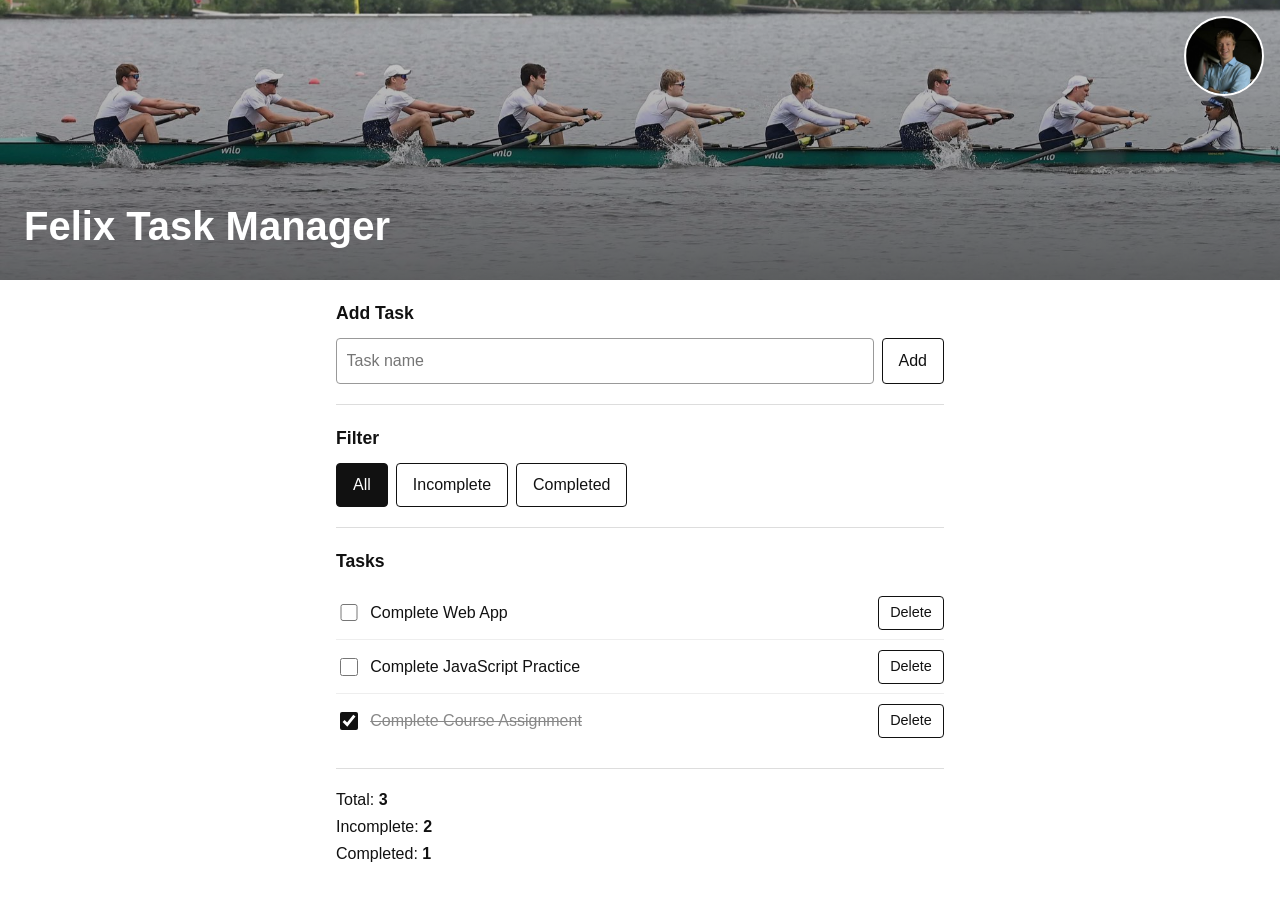
<file: task-manager/index.html>
<!DOCTYPE html>
<html lang="en">
<head>
  <meta charset="UTF-8">
  <!-- needed or phones ignore the media query -->
  <meta name="viewport" content="width=device-width, initial-scale=1.0">
  <title>Felix Task Manager</title>
  <link rel="icon" href="img/felix.jpg">
  <link rel="stylesheet" href="style.css">
</head>
<body>

  <header class="hero">
    <img class="profile" src="img/felix.jpg" alt="Profile picture of Felix" width="200" height="200">
    <h1>Felix Task Manager</h1>
  </header>

  <main class="container">

    <section aria-labelledby="add-heading">
      <h2 id="add-heading">Add Task</h2>
      <!-- a form so Enter works too, not only the button -->
      <form id="task-form" class="add-form" novalidate>
        <label for="task-input" class="visually-hidden">Task name</label>
        <input type="text" id="task-input" name="task" placeholder="Task name" maxlength="100" autocomplete="off" aria-describedby="form-message">
        <button type="submit" class="btn">Add</button>
      </form>
      <p id="form-message" class="form-message" aria-live="polite"></p>
    </section>

    <section aria-labelledby="filter-heading">
      <h2 id="filter-heading">Filter</h2>
      <!-- aria-pressed marks the active one, css uses it too -->
      <div class="filters" role="group" aria-label="Filter tasks">
        <button type="button" class="btn btn-filter" data-filter="all" aria-pressed="true">All</button>
        <button type="button" class="btn btn-filter" data-filter="incomplete" aria-pressed="false">Incomplete</button>
        <button type="button" class="btn btn-filter" data-filter="completed" aria-pressed="false">Completed</button>
      </div>
    </section>

    <section aria-labelledby="list-heading">
      <h2 id="list-heading">Tasks</h2>
      <!-- li's are built in script.js -->
      <ul id="task-list" class="task-list">
        <li class="empty-state">JavaScript is required to load tasks.</li>
      </ul>
    </section>

  </main>

  <footer class="container stats" aria-live="polite">
    <p>Total: <strong><span id="stat-total">0</span></strong></p>
    <p>Incomplete: <strong><span id="stat-incomplete">0</span></strong></p>
    <p>Completed: <strong><span id="stat-completed">0</span></strong></p>
  </footer>

  <script src="script.js"></script>
</body>
</html>
</file>
<file: task-manager/style.css>
/* black, white and grey only */
*,
*::before,
*::after {
  box-sizing: border-box;
}

body {
  margin: 0;
  font-family: Arial, Helvetica, sans-serif;
  line-height: 1.5;
  color: #111;
  background: #fff;
}

/* photo as background, darkened a bit so the white heading is readable */
.hero {
  position: relative;
  display: flex;
  align-items: flex-end;
  min-height: 280px;
  padding: 1.5rem;
  background:
    linear-gradient(rgba(0, 0, 0, 0.15), rgba(0, 0, 0, 0.55)),
    url("img/rowing-eight.jpg") center 68% / cover no-repeat;
}

.hero h1 {
  margin: 0;
  font-size: 2.5rem;
  font-weight: bold;
  color: #fff;
}

.profile {
  position: absolute;
  top: 1rem;
  right: 1rem;
  width: 80px;
  height: 80px;
  border-radius: 50%;
  border: 2px solid #fff;
  object-fit: cover;
}

.container {
  max-width: 640px;
  margin: 0 auto;
  padding: 0 1rem;
}

section {
  padding: 1.25rem 0;
  border-bottom: 1px solid #ddd;
}

h2 {
  margin: 0 0 0.75rem;
  font-size: 1.1rem;
}

.add-form {
  display: flex;
  gap: 0.5rem;
}

.add-form input {
  flex: 1;
  /* lets the input shrink on small screens */
  min-width: 0;
  padding: 0.6rem;
  font: inherit;
  border: 1px solid #999;
  border-radius: 4px;
}

.add-form input:focus {
  outline: 2px solid #111;
  outline-offset: 1px;
}

.add-form input.is-invalid {
  border-color: #111;
  border-width: 2px;
}

.form-message {
  margin: 0.5rem 0 0;
  font-weight: bold;
  overflow-wrap: anywhere;
}

.form-message:empty {
  display: none;
}

.form-message.is-success {
  font-weight: normal;
  color: #555;
}

.btn {
  font: inherit;
  padding: 0.55rem 1rem;
  min-height: 40px;
  color: #111;
  background: #fff;
  border: 1px solid #111;
  border-radius: 4px;
  cursor: pointer;
  white-space: nowrap;
}

/* hover: button turns black */
.btn:hover {
  background: #111;
  color: #fff;
}

.btn:focus-visible {
  outline: 2px solid #111;
  outline-offset: 2px;
}

.filters {
  display: flex;
  gap: 0.5rem;
  flex-wrap: wrap;
}

.btn-filter[aria-pressed="true"] {
  background: #111;
  color: #fff;
}

.task-list {
  list-style: none;
  margin: 0;
  padding: 0;
}

.task-item {
  display: flex;
  align-items: center;
  gap: 0.75rem;
  padding: 0.6rem 0;
  border-bottom: 1px solid #eee;
}

.task-item:last-child {
  border-bottom: none;
}

.task-label {
  display: flex;
  align-items: center;
  gap: 0.6rem;
  flex: 1;
  min-width: 0;
  cursor: pointer;
}

.task-label input[type="checkbox"] {
  width: 1.1rem;
  height: 1.1rem;
  flex-shrink: 0;
  accent-color: #111;
}

.task-name {
  overflow-wrap: anywhere;
}

.task-item.is-completed .task-name {
  text-decoration: line-through;
  color: #888;
}

.btn-delete {
  flex-shrink: 0;
  padding: 0.3rem 0.7rem;
  min-height: 34px;
  font-size: 0.9rem;
}

.empty-state {
  padding: 1rem 0;
  color: #777;
}

.stats {
  padding-top: 1rem;
  padding-bottom: 2rem;
}

.stats p {
  margin: 0.2rem 0;
}

/* hidden but screen readers still read it */
.visually-hidden {
  position: absolute !important;
  width: 1px;
  height: 1px;
  margin: -1px;
  overflow: hidden;
  clip: rect(0, 0, 0, 0);
  white-space: nowrap;
  border: 0;
}

@media (max-width: 480px) {
  .hero {
    min-height: 200px;
    padding: 1rem;
  }

  .hero h1 {
    font-size: 1.8rem;
  }

  .profile {
    width: 56px;
    height: 56px;
  }

  .add-form {
    flex-direction: column;
  }

  .btn-filter {
    flex: 1;
  }
}
</file>
